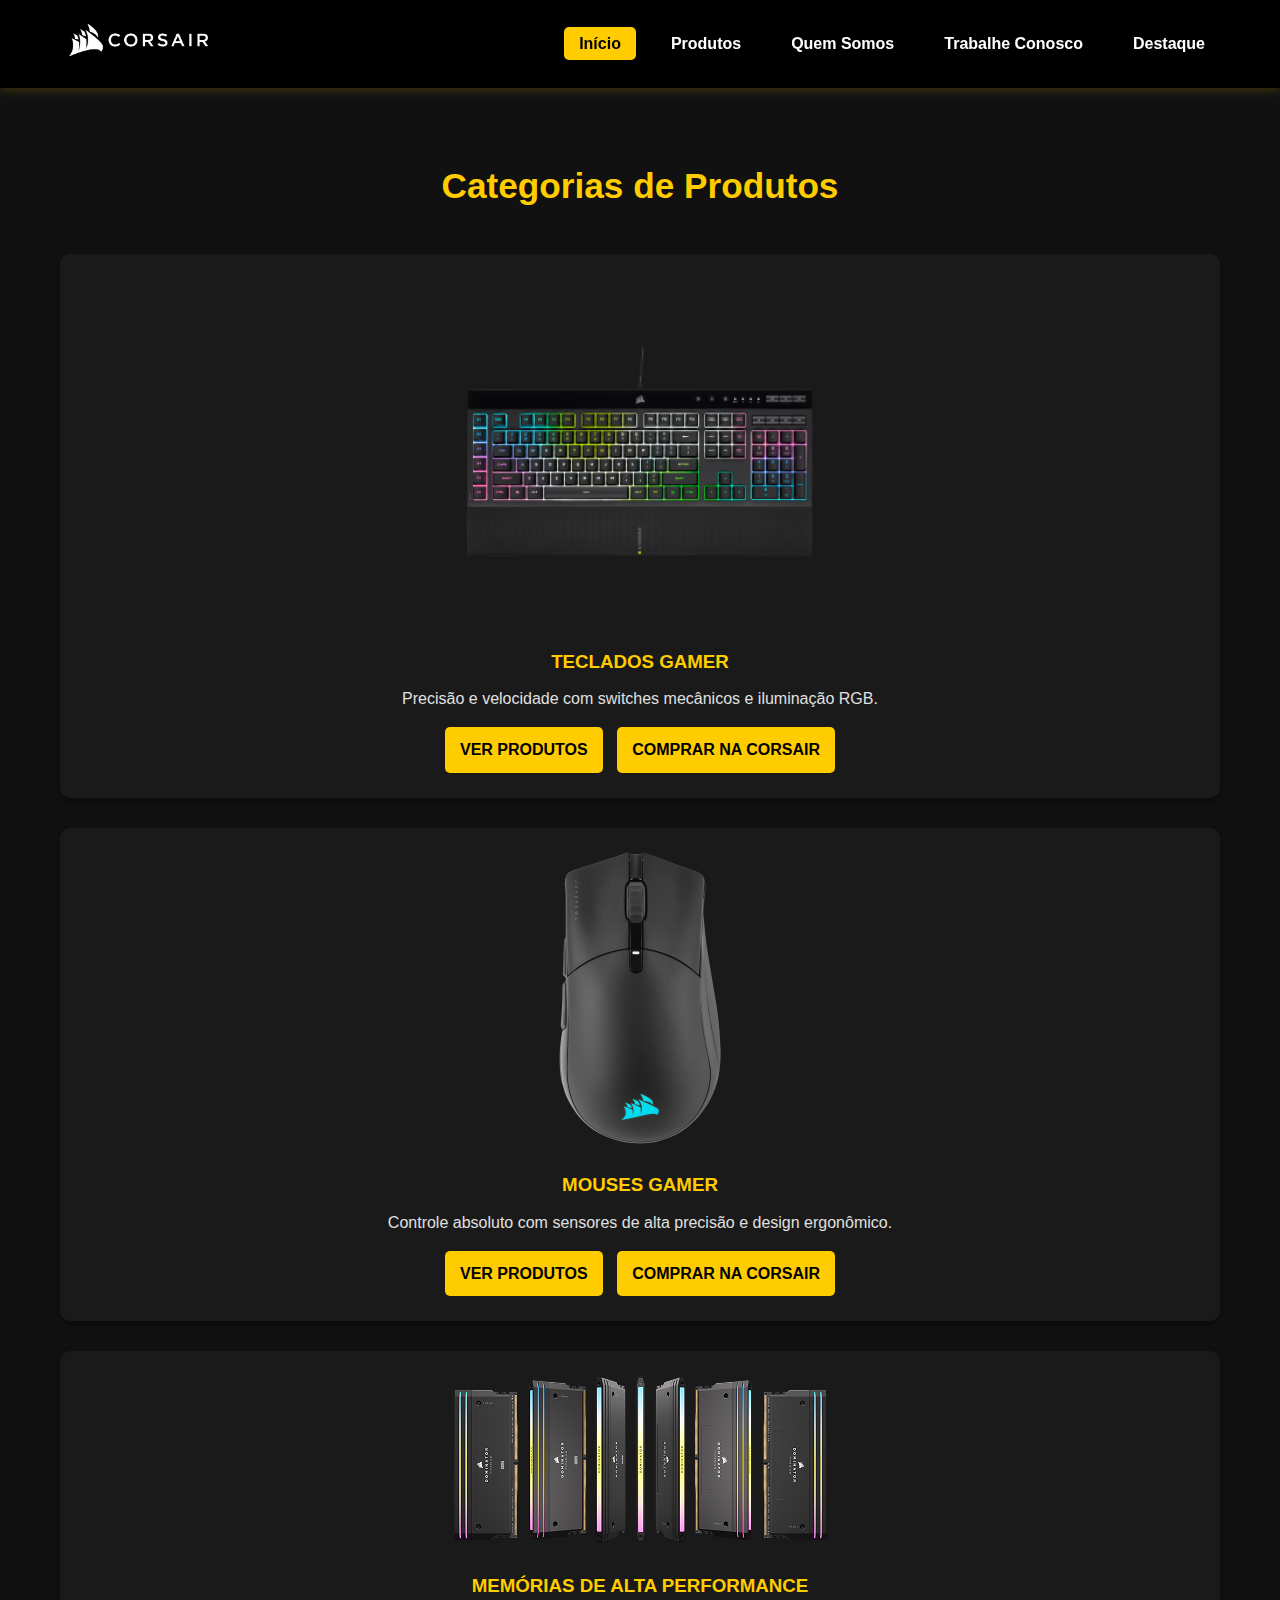
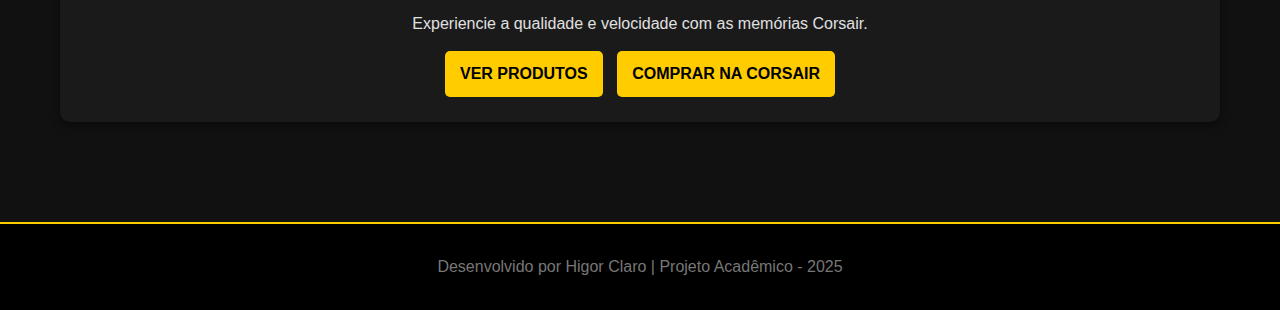
<file: index.html>
<!-- ALUNO: Higor Claro da Silva RA 2717387 -->
<!DOCTYPE html>
<html lang="pt-br">
<head>
  <meta charset="UTF-8" />
  <meta name="viewport" content="width=device-width, initial-scale=1.0"/>
  <title>Corsair Brasil - Página Inicial</title>
  <link rel="stylesheet" href="style.css"/>
  <link rel="shortcut icon" type="image/png" href="./imagens/corsair-favicon.ico">
</head>
<body>
  <header>
    <div class="container header-content">
      <a href="index.html" class="logo">
        <img src="imagens/CORSAIRLogo.png" alt="Corsair Logo">
      </a>
      <input type="checkbox" id="menu-toggle">
      <label for="menu-toggle" class="menu-icon">&#9776;</label>

      <nav class="menu">
        <ul>
          <li><a href="index.html" class="active">Início</a></li>
          <li><a href="produtos.html">Produtos</a></li>
          <li><a href="quemsomos.html">Quem Somos</a></li>
          <li><a href="trabalhe.html">Trabalhe Conosco</a></li>
          <li><a href="destaque.html">Destaque</a></li>
        </ul>
      </nav>

    </div>
  </header>

  <main>
    <section class="featured-products">
      <div class="container">
        <h2 class="section-title">Categorias de Produtos</h2>

        <div class="product-card">
          <img src="imagens/teclado.png" alt="Teclado Gamer Corsair">
          <h3>TECLADOS GAMER</h3>
          <p>Precisão e velocidade com switches mecânicos e iluminação RGB.</p>
          <a href="produtos.html#teclados" class="btn-buy">VER PRODUTOS</a>
          <a href="https://www.corsair.com/ww/pt/s/gaming-keyboards-comparison" target="_blank" class="btn-buy">COMPRAR NA CORSAIR</a>
        </div>

        <div class="product-card">
          <img src="imagens/mouse.png" alt="Mouse Gamer Corsair">
          <h3>MOUSES GAMER</h3>
          <p>Controle absoluto com sensores de alta precisão e design ergonômico.</p>
          <a href="produtos.html#mouses" class="btn-buy">VER PRODUTOS</a>
          <a href="https://www.corsair.com/ww/pt/c/gaming-mouse" target="_blank" class="btn-buy">COMPRAR NA CORSAIR</a>
        </div>

        <div class="product-card">
          <img src="imagens/memoria.png" alt="Memórias Gamer Corsair">
          <h3>MEMÓRIAS DE ALTA PERFORMANCE</h3>
          <p>Experiencie a qualidade e velocidade com as memórias Corsair.</p>
          <a href="produtos.html#mouses" class="btn-buy">VER PRODUTOS</a>
          <a href="https://www.corsair.com/ww/pt/s/corsair-memory" target="_blank" class="btn-buy">COMPRAR NA CORSAIR</a>
        </div>
      </div>
    </section>
  </main>

  <footer>
    <div class="container footer-content">
      <div class="copyright">Desenvolvido por Higor Claro | Projeto Acadêmico - 2025</div>
    </div>
  </footer>
</body>
</html>
</file>
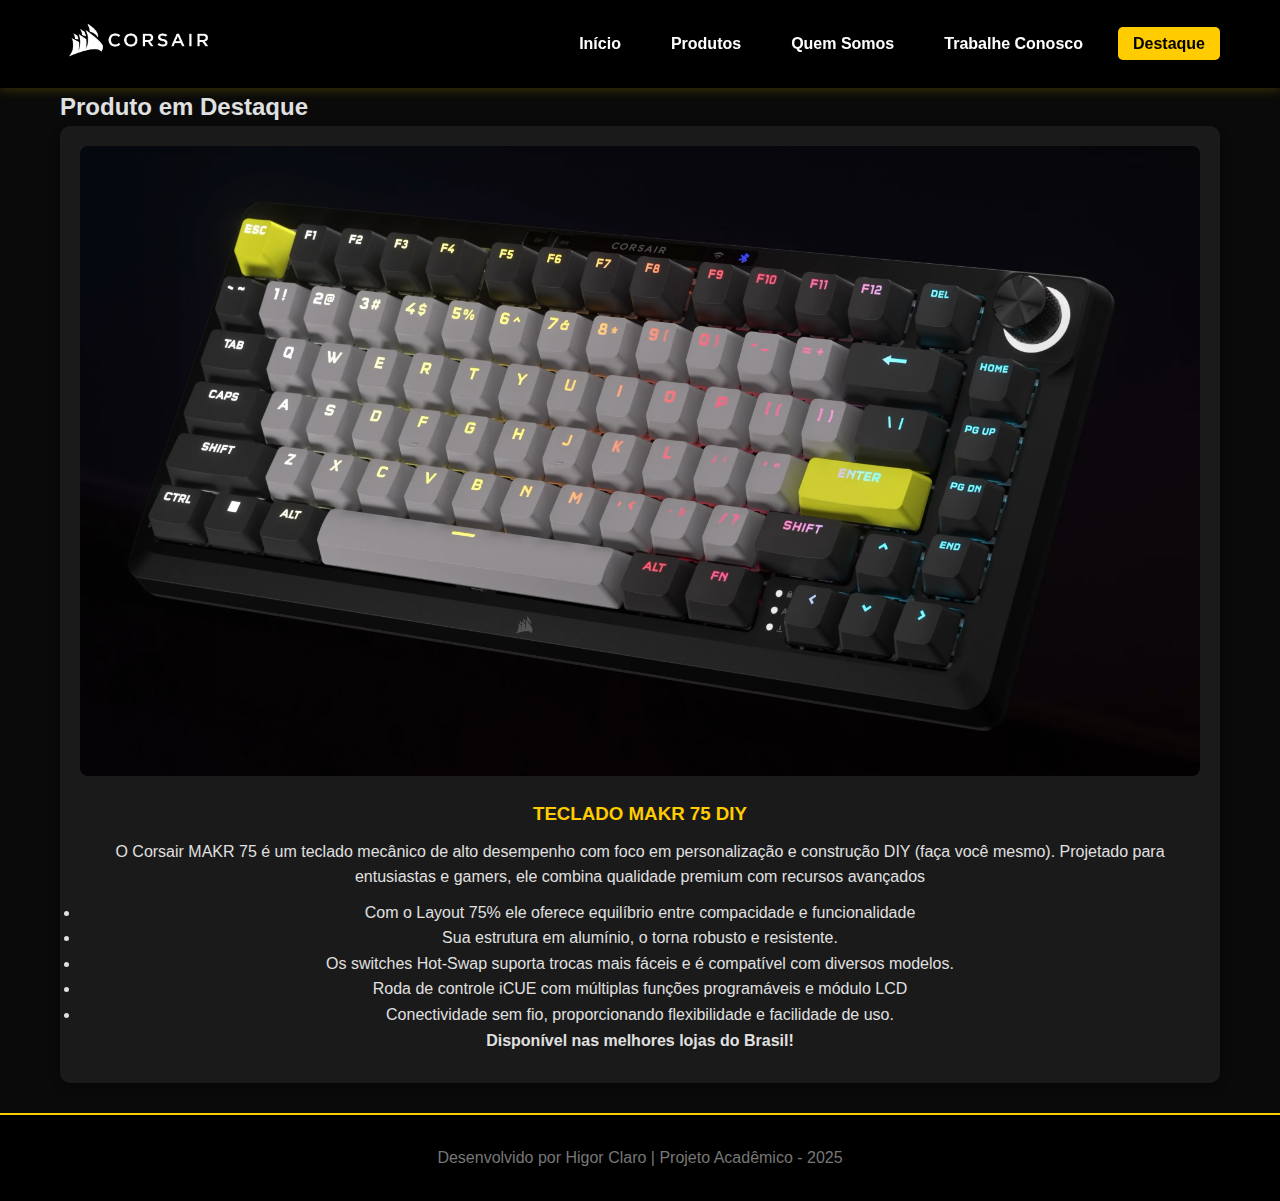
<file: destaque.html>
<!-- ALUNO: Higor Claro da Silva RA 2717387 -->
<!DOCTYPE html>
<html lang="pt-br">
<head>
  <meta charset="UTF-8" />
  <meta name="viewport" content="width=device-width, initial-scale=1.0"/>
  <title>Destaque - Corsair</title>
  <link rel="stylesheet" href="style.css"/>
  <link rel="shortcut icon" type="image/png" href="./imagens/corsair-favicon.ico">
</head>
<body>
  <header>
    <div class="container header-content">
      <a href="index.html" class="logo">
        <img src="imagens/CORSAIRLogo.png" alt="Corsair Logo">
      </a>
      <input type="checkbox" id="menu-toggle">
      <label for="menu-toggle" class="menu-icon">&#9776;</label>

      <nav class="menu">
        <ul>
          <li><a href="index.html">Início</a></li>
          <li><a href="produtos.html">Produtos</a></li>
          <li><a href="quemsomos.html">Quem Somos</a></li>
          <li><a href="trabalhe.html">Trabalhe Conosco</a></li>
          <li><a href="destaque.html" class="active">Destaque</a></li>
        </ul>
      </nav>
    </div>
  </header>

  <main>
    <section class="container">
      <h2>Produto em Destaque</h2>
      <div class="product-card">
        <img src="imagens/teclado-makr.png" alt="Teclado Makr 75 DIY">
        <h3>TECLADO MAKR 75 DIY</h3>
        <p>O Corsair MAKR 75 é um teclado mecânico de alto desempenho com foco em personalização e construção DIY (faça você mesmo). Projetado para entusiastas e gamers, ele combina qualidade premium com recursos avançados</p>
        <ul>
          <li>Com o Layout 75% ele oferece equilíbrio entre compacidade e funcionalidade</li>
          <li>Sua estrutura em alumínio, o torna robusto e resistente.</li>
          <li>Os switches Hot-Swap suporta trocas mais fáceis e é compatível com diversos modelos.</li>
          <li>Roda de controle iCUE com múltiplas funções programáveis e módulo LCD</li>
          <li>Conectividade sem fio, proporcionando flexibilidade e facilidade de uso.</li>
        </ul>
        <p><strong>Disponível nas melhores lojas do Brasil!</strong></p>
      </div>
    </section>
  </main>

  <footer>
    <div class="container footer-content">
      <div class="copyright">Desenvolvido por Higor Claro | Projeto Acadêmico - 2025</div>
    </div>
  </footer>
</body>
</html>
</file>
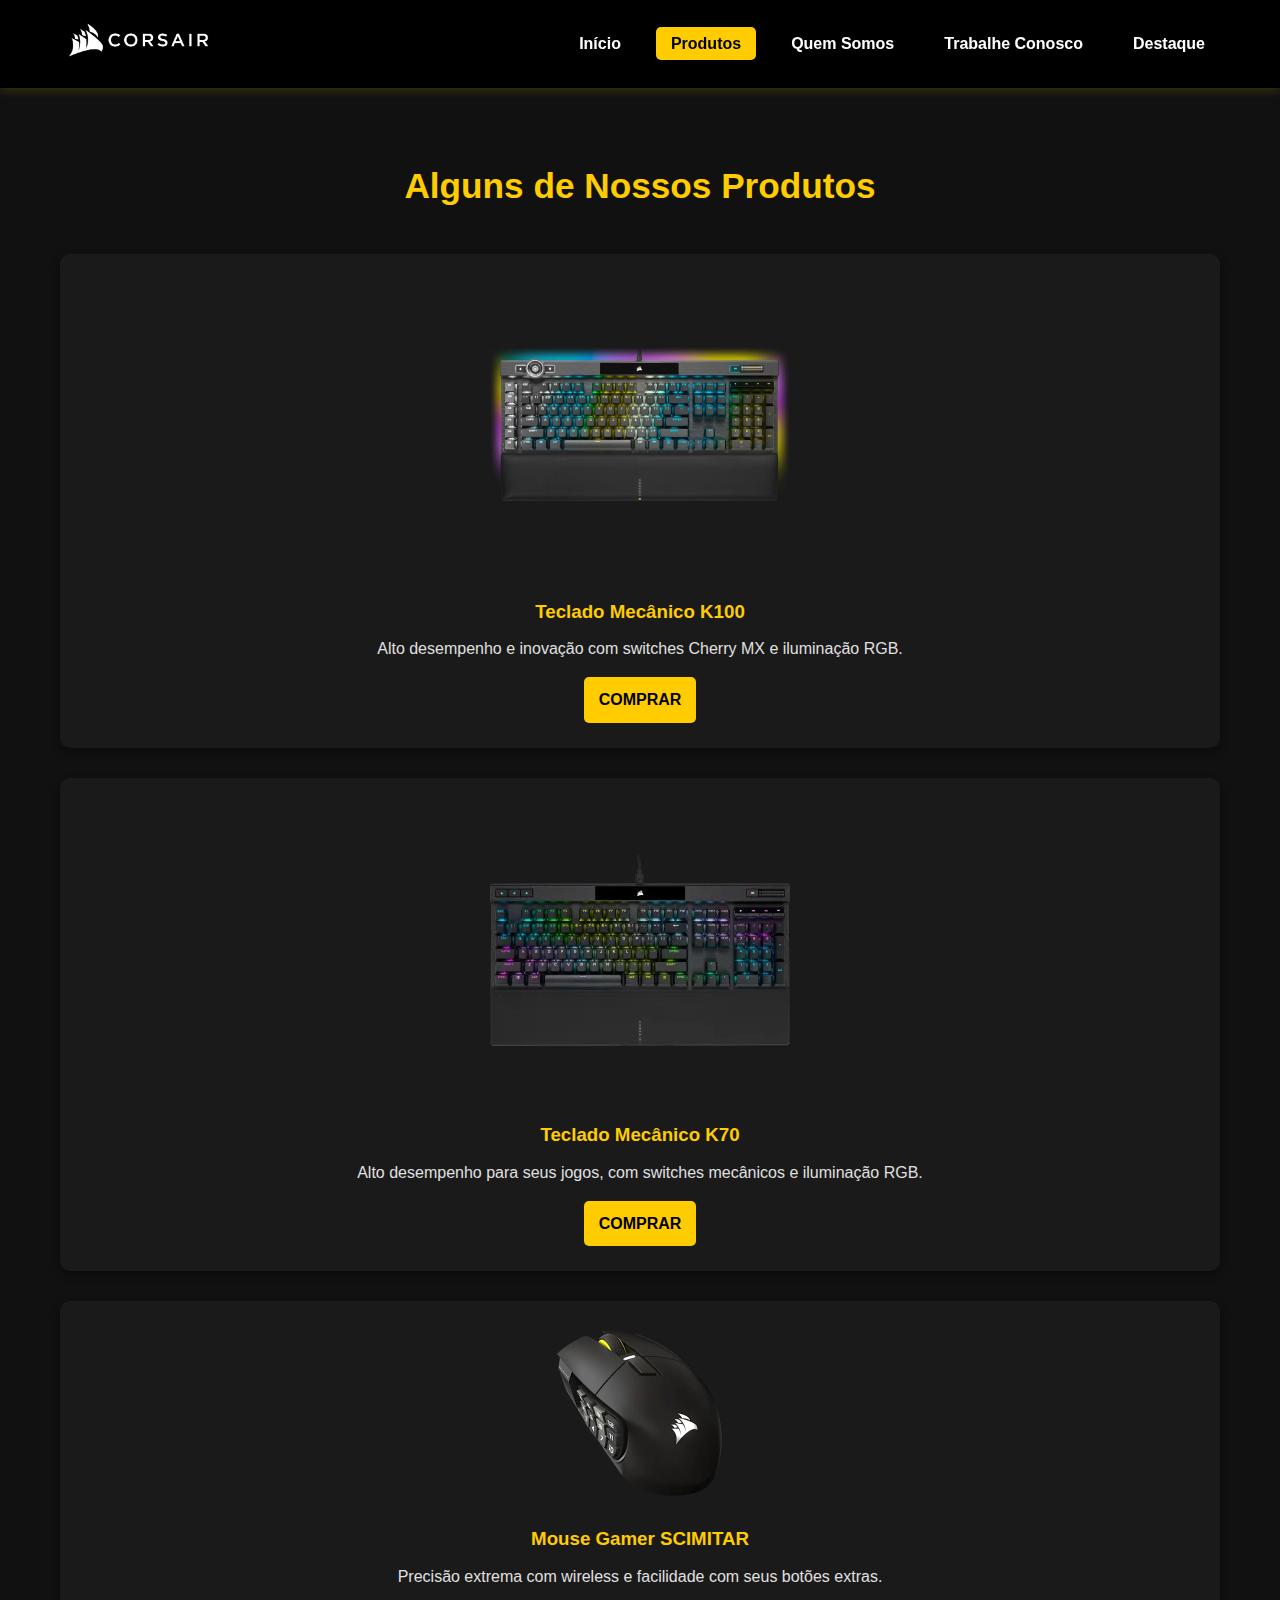
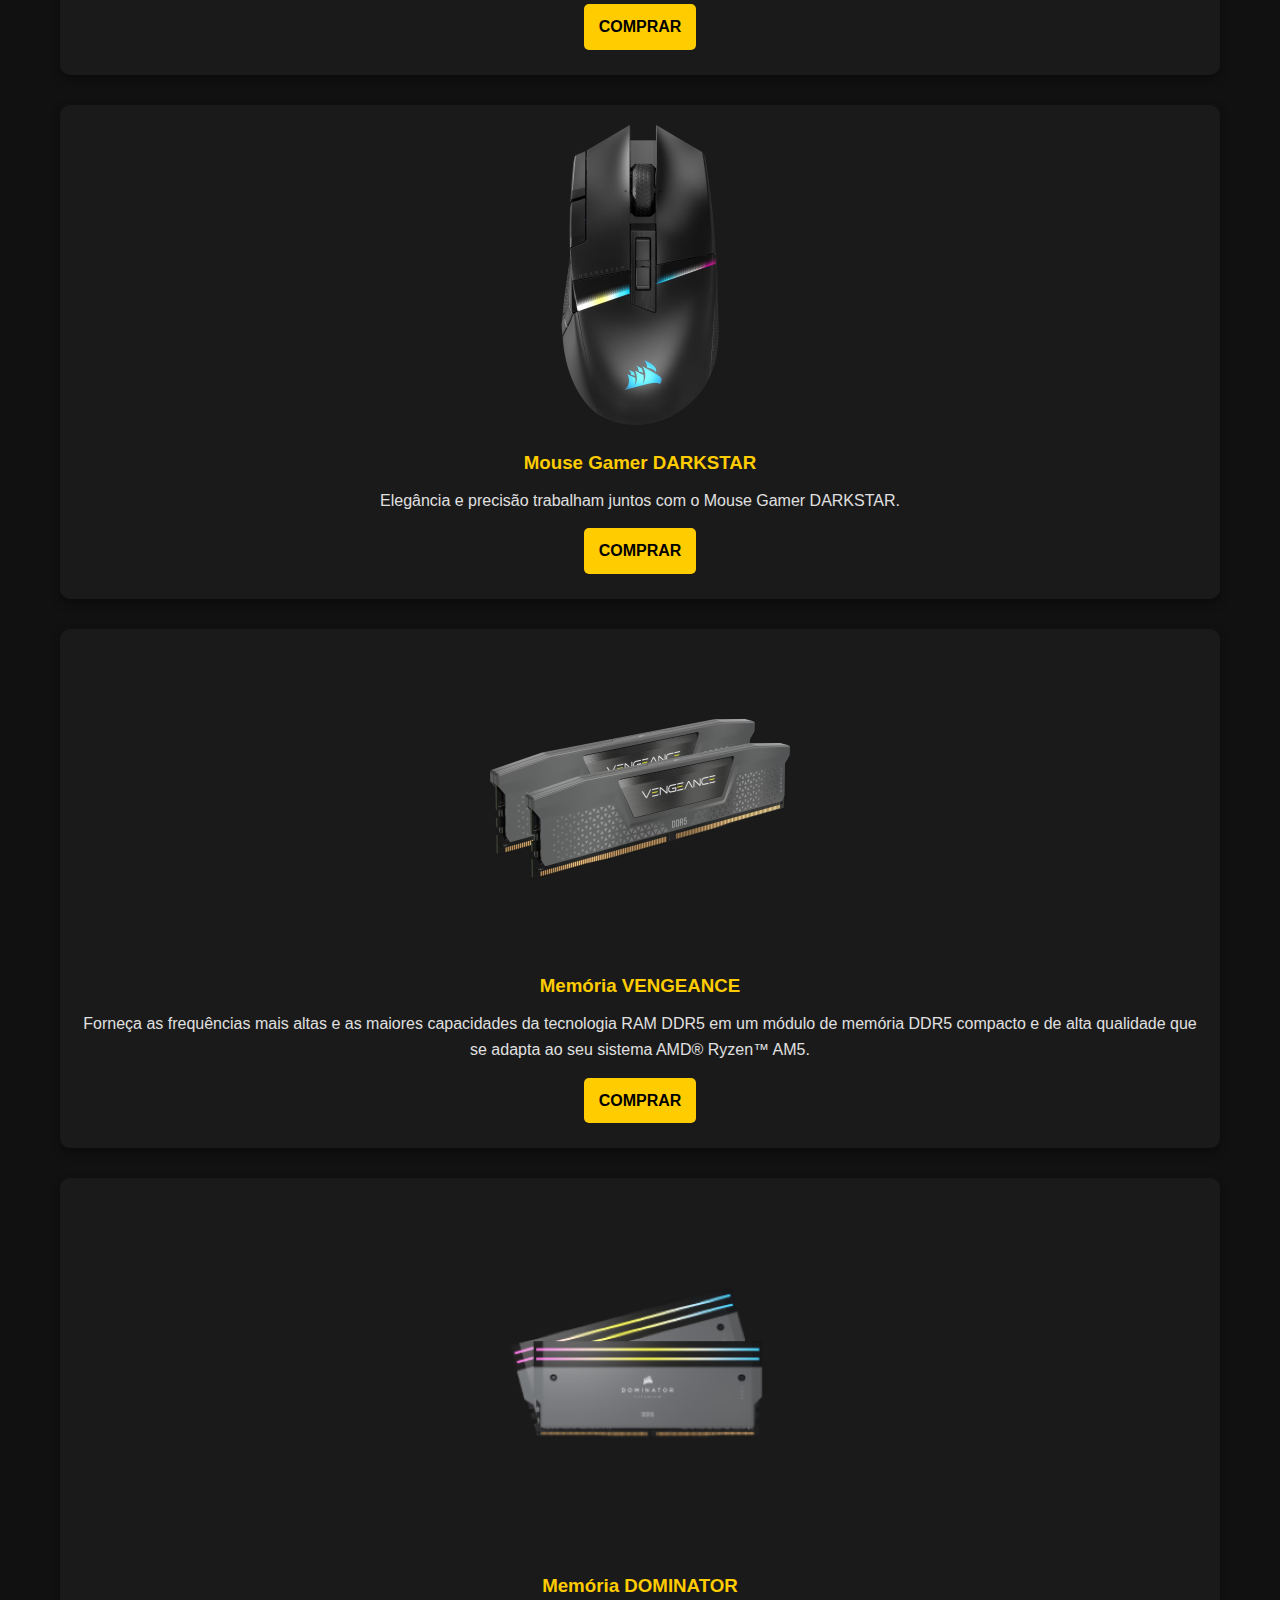
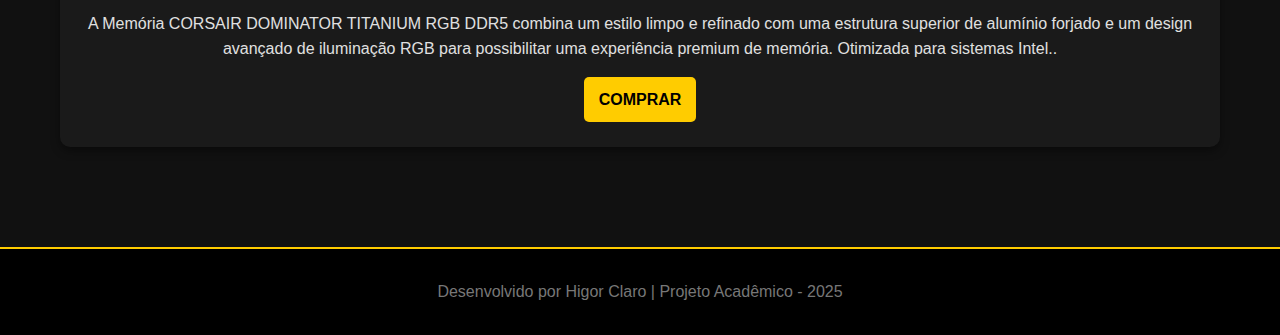
<file: produtos.html>
<!-- ALUNO: Higor Claro da Silva RA 2717387 -->
<!DOCTYPE html>
<html lang="pt-br">
<head>
  <meta charset="UTF-8" />
  <meta name="viewport" content="width=device-width, initial-scale=1.0"/>
  <title>Produtos - Corsair</title>
  <link rel="stylesheet" href="style.css"/>
  <link rel="shortcut icon" type="image/png" href="./imagens/corsair-favicon.ico">
</head>
<body>
  <header>
    <div class="container header-content">
      <a href="index.html" class="logo">
        <img src="imagens/CORSAIRLogo.png" alt="Corsair Logo">
      </a>
      <input type="checkbox" id="menu-toggle">
      <label for="menu-toggle" class="menu-icon">&#9776;</label>

      <nav class="menu">
        <ul>
          <li><a href="index.html">Início</a></li> 
          <li><a href="produtos.html" class="active">Produtos</a></li>
          <li><a href="quemsomos.html">Quem Somos</a></li>
          <li><a href="trabalhe.html">Trabalhe Conosco</a></li>
          <li><a href="destaque.html">Destaque</a></li>
        </ul>
      </nav>
    </div>
  </header>

  <!-- Resto do conteúdo da página produtos.html -->
  <main>
    <section class="featured-products">
      <div class="container">
        <h2 class="section-title">Alguns de Nossos Produtos</h2>

        <div class="product-card" id="teclados">
          <img src="imagens/teclado-k100.png" alt="Teclado Gamer Corsair">
          <h3>Teclado Mecânico K100</h3>
          <p>Alto desempenho e inovação com switches Cherry MX e iluminação RGB.</p>
          <a href="https://www.corsair.com/br/pt/p/keyboards/ch-912a01a-na/k100-rgb-optical-mechanical-gaming-keyboard-corsair-opx-switch-black-ch-912a01a-na" target="_blank" class="btn-buy">COMPRAR</a>
        </div>

        <div class="product-card" id="teclados">
          <img src="imagens/teclado-k70.png" alt="Teclado Gamer Corsair">
          <h3>Teclado Mecânico K70</h3>
          <p>Alto desempenho para seus jogos, com switches mecânicos e iluminação RGB.</p>
          <a href="https://www.corsair.com/ww/pt/p/keyboards/ch-9109412-na/k70-rgb-pro-mechanical-gaming-keyboard-with-pbt-double-shot-pro-keycaps-cherry-mx-brown-ch-9109412-na" target="_blank" class="btn-buy">COMPRAR</a>
        </div>

        <div class="product-card" id="mouses">
          <img src="imagens/mouse-scimitar.png" alt="Mouse Gamer Corsair">
          <h3>Mouse Gamer SCIMITAR</h3>
          <p>Precisão extrema com wireless e facilidade com seus botões extras.</p>
          <a href="https://www.corsair.com/ww/pt/p/gaming-mouse/ch-9314014-ap/scimitar-elite-wireless-se-mmo-gaming-mouse-gun-metal-ap-ch-9314014-ap" target="_blank" class="btn-buy">COMPRAR</a>
        </div>

        <div class="product-card" id="mouses">
          <img src="imagens/mouse-darkstar.png" alt="Mouse Gamer Corsair">
          <h3>Mouse Gamer DARKSTAR</h3>
          <p>Elegância e precisão trabalham juntos com o Mouse Gamer DARKSTAR.</p>
          <a href="https://www.corsair.com/ww/pt/p/gaming-mouse/ch-931a011-na/darkstar-wireless-rgb-mmo-gaming-mouse-ch-931a011-na" target="_blank" class="btn-buy">COMPRAR</a>
        </div>

        <div class="product-card" id="memorias">
          <img src="imagens/memoria-vengeance.png" alt="Memória Corsair">
          <h3>Memória VENGEANCE</h3>
          <p>Forneça as frequências mais altas e as maiores capacidades da tecnologia RAM DDR5 em um módulo de memória DDR5 compacto e de alta qualidade que se adapta ao seu sistema AMD® Ryzen™ AM5.</p>
          <a href="https://www.corsair.com/ww/pt/p/memory/cmk96gx5m2b6000z30/vengeance-96gb-2x48gb-ddr5-dram-6000mts-cl30-amd-expo-intel-xmp-memory-kit-cmk96gx5m2b6000z30" target="_blank" class="btn-buy">COMPRAR</a>
        </div>

        <div class="product-card" id="memorias">
          <img src="imagens/memoria-dominator.png" alt="Memória Corsair">
          <h3>Memória DOMINATOR</h3>
          <p>A Memória CORSAIR DOMINATOR TITANIUM RGB DDR5 combina um estilo limpo e refinado com uma estrutura superior de alumínio forjado e um design avançado de iluminação RGB para possibilitar uma experiência premium de memória. Otimizada para sistemas Intel..</p>
          <a href="https://www.corsair.com/ww/pt/p/memory/cmp32gx5m2b6000z30/dominator-titanium-rgb-2x16gb-ddr5-dram-6000mt-s-cl30-amd-memory-kit-white-cmp32gx5m2b6000z30" target="_blank" class="btn-buy">COMPRAR</a>
        </div>
      </div>
    </section>
  </main>

  <footer>
    <div class="container footer-content">
      <div class="copyright">Desenvolvido por Higor Claro | Projeto Acadêmico - 2025</div>
    </div>
  </footer>
</body>
</html>
</file>
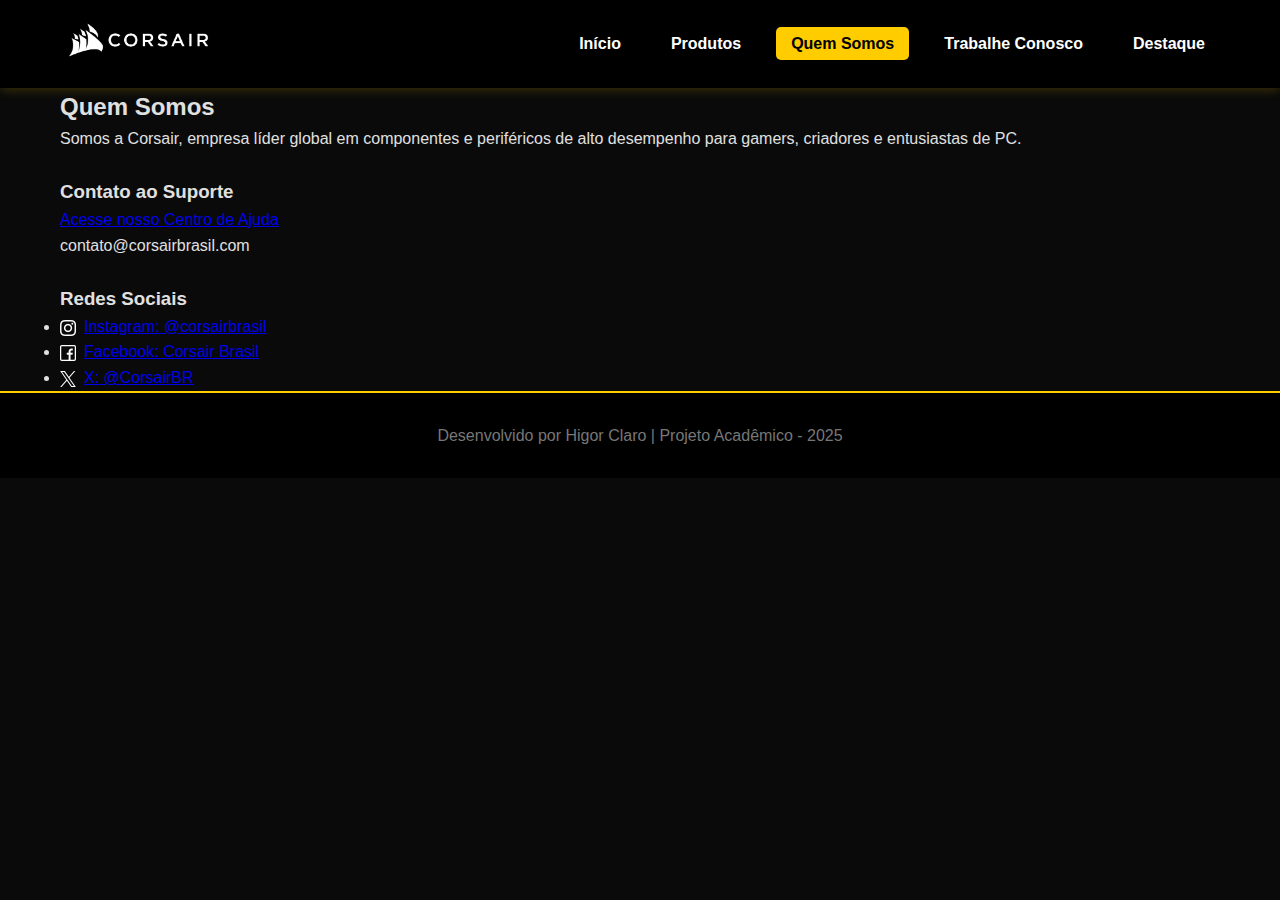
<file: quemsomos.html>
<!-- ALUNO: Higor Claro da Silva RA 2717387 -->
<!DOCTYPE html>
<html lang="pt-br">
<head>
  <meta charset="UTF-8" />
  <meta name="viewport" content="width=device-width, initial-scale=1.0"/>
  <title>Quem Somos - Corsair</title>
  <link rel="stylesheet" href="style.css"/>
  <link rel="shortcut icon" type="image/png" href="./imagens/corsair-favicon.ico">
</head>
<body> 
  <header>
    <div class="container header-content">
      <a href="index.html" class="logo">
        <img src="imagens/CORSAIRLogo.png" alt="Corsair Logo">
      </a>
      <input type="checkbox" id="menu-toggle">
      <label for="menu-toggle" class="menu-icon">&#9776;</label>

      <nav class="menu">
        <ul>
          <li><a href="index.html">Início</a></li>
          <li><a href="produtos.html">Produtos</a></li>
          <li><a href="quemsomos.html" class="active">Quem Somos</a></li>
          <li><a href="trabalhe.html">Trabalhe Conosco</a></li>
          <li><a href="destaque.html">Destaque</a></li>
        </ul>
      </nav>
    </div>
  </header>

  <main>
    <section class="container">
      <h2>Quem Somos</h2>
      <p>Somos a Corsair, empresa líder global em componentes e periféricos de alto desempenho para gamers, criadores e entusiastas de PC.</p>
      <p>ﾠ</p>
      <h3>Contato ao Suporte</h3>
      <p><a href="https://help.corsair.com/hc/en-us">Acesse nosso Centro de Ajuda</a></p>
      <p>contato@corsairbrasil.com</p>
      <p>ﾠ</p>
      <h3>Redes Sociais</h3>
      <ul>
        <li><image src="imagens/instagram.png"><a href="https://www.instagram.com/corsair/">Instagram: @corsairbrasil</a></li>
        <li><image src="imagens/facebook.png"><a href="https://www.facebook.com/corsairbr">Facebook: Corsair Brasil</a></li>
        <li><image src="imagens/x.png"><a href="https://x.com/Corsair">X: @CorsairBR</a></li>
      </ul>
    </section>
  </main>

  <footer>
    <div class="container footer-content">
      <div class="copyright">Desenvolvido por Higor Claro | Projeto Acadêmico - 2025</div>
    </div>
  </footer>
</body>
</html>
</file>
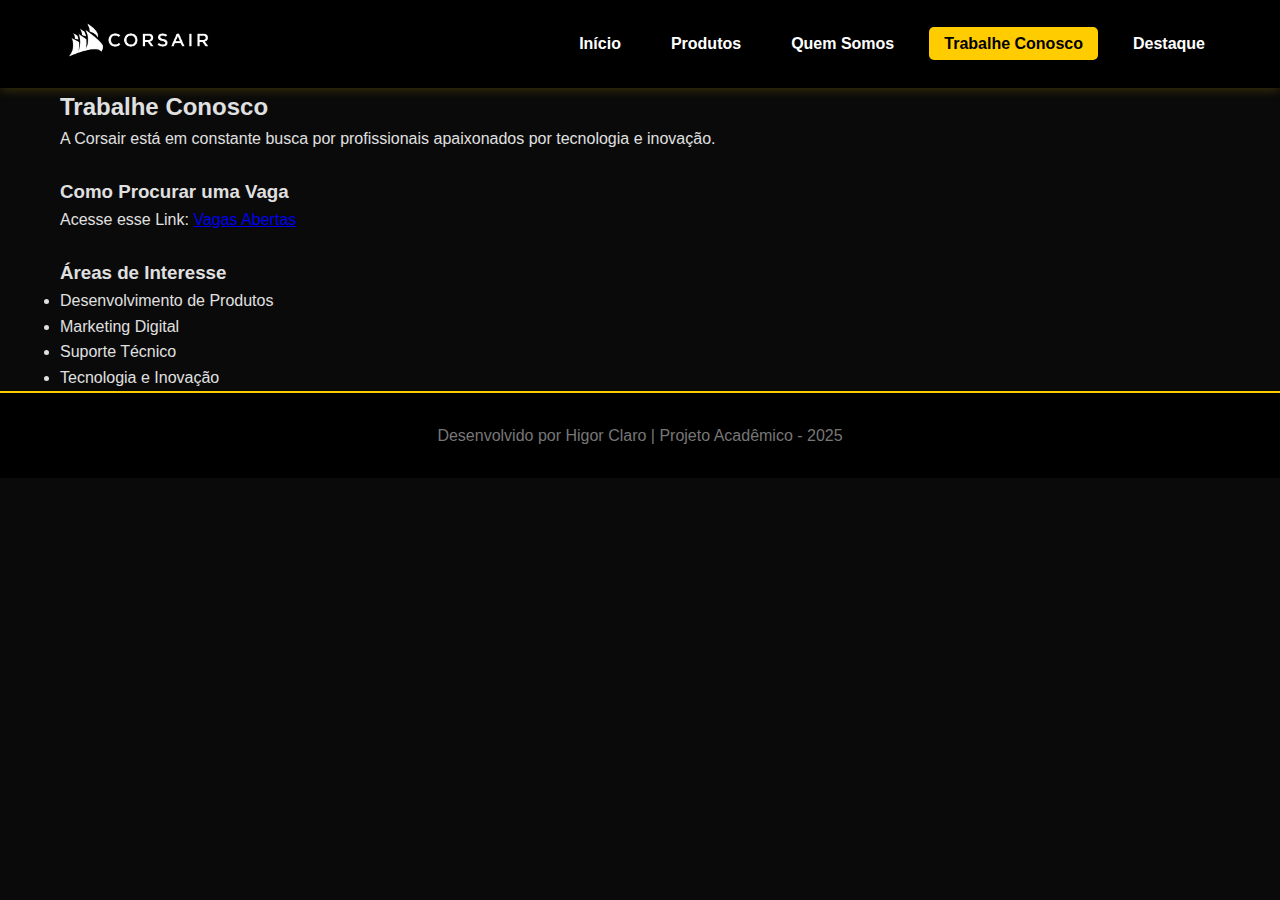
<file: trabalhe.html>
<!-- ALUNO: Higor Claro da Silva RA 2717387 -->
<!DOCTYPE html>
<html lang="pt-br">
<head>
  <meta charset="UTF-8" />
  <meta name="viewport" content="width=device-width, initial-scale=1.0"/>
  <title>Trabalhe Conosco - Corsair</title>
  <link rel="stylesheet" href="style.css"/>
  <link rel="shortcut icon" type="image/png" href="./imagens/corsair-favicon.ico">
</head>
<body> 
  <header>
    <div class="container header-content">
      <a href="index.html" class="logo">
        <img src="imagens/CORSAIRLogo.png" alt="Corsair Logo">
      </a>
      <input type="checkbox" id="menu-toggle">
      <label for="menu-toggle" class="menu-icon">&#9776;</label>

      <nav class="menu">
        <ul>
          <li><a href="index.html">Início</a></li>
          <li><a href="produtos.html">Produtos</a></li>
          <li><a href="quemsomos.html">Quem Somos</a></li>
          <li><a href="trabalhe.html" class="active">Trabalhe Conosco</a></li>
          <li><a href="destaque.html">Destaque</a></li>
        </ul>
      </nav>
    </div>
  </header>

  <main>
    <section class="container">
      <h2>Trabalhe Conosco</h2>
      <p>A Corsair está em constante busca por profissionais apaixonados por tecnologia e inovação.</p>
      <p>ﾠ</p>
      <h3>Como Procurar uma Vaga</h3>
      <p>Acesse esse Link: <a href="https://edix.fa.us2.oraclecloud.com/hcmUI/CandidateExperience/en/sites/CX_1/jobs">Vagas Abertas</a></p>
      <p>ﾠ</p>
      <h3>Áreas de Interesse</h3>
      <ul>
        <li>Desenvolvimento de Produtos</li>
        <li>Marketing Digital</li>
        <li>Suporte Técnico</li>
        <li>Tecnologia e Inovação</li>
      </ul>
    </section>
  </main>

  <footer>
    <div class="container footer-content">
      <div class="copyright">Desenvolvido por Higor Claro | Projeto Acadêmico - 2025</div>
    </div>
  </footer>
</body>
</html>
</file>
<file: style.css>
/* ALUNO: Higor Claro da Silva RA 2717387 */

/* ===== Reset e estrutura geral ===== */
* {
  margin: 0;
  padding: 0;
  box-sizing: border-box;
}

body {
  font-family: 'Segoe UI', Tahoma, Geneva, Verdana, sans-serif;
  background-color: #0a0a0a;
  color: #e0e0e0;
  line-height: 1.6;
}

.container {
  max-width: 1200px;
  margin: 0 auto;
  padding: 0 20px;
}

/* ===== Cabeçalho ===== */
header {
  background-color: #000;
  padding: 15px 0;
  position: sticky;
  top: 0;
  z-index: 1000;
  box-shadow: 0 2px 10px rgba(255, 204, 0, 0.2);
}

.header-content {
  display: flex;
  justify-content: space-between;
  align-items: center;
  flex-wrap: wrap;
}

.logo img {
  height: 50px;
  border-radius: 10px;
  transition: transform 0.3s ease;
}

.logo img:hover {
  transform: scale(1.05);
}

/* ===== Menu ===== */
.menu ul {
  display: flex;
  list-style: none;
  gap: 20px;
}

.menu li a {
  text-decoration: none;
  color: #fff;
  font-weight: 600;
  padding: 8px 15px;
  border-radius: 5px;
  transition: all 0.3s ease;
}

.menu li a:hover, .menu li a.active {
  background-color: #ffcc00;
  color: #000;
}

/* === Menu Hambúrguer === */
#menu-toggle {
  display: none;
}

.menu-icon {
  display: none;
  font-size: 2rem;
  color: #ffcc00;
  cursor: pointer;
  padding: 10px;
}

/* Menu responsivo */
@media (max-width: 768px) {
  .header-content {
    position: relative;
  }
  
  .menu-icon {
    display: block;
    order: 3;
  }
  
  .menu {
    position: absolute;
    top: 100%;
    left: 0;
    right: 0;
    background-color: #000;
    width: 100%;
    max-height: 0;
    overflow: hidden;
    transition: max-height 0.5s ease;
    border-top: 0px solid #ffcc00;
    margin-top: 15px;
  }
  
  #menu-toggle:checked ~ .menu {
    max-height: 300px;
    border-top: 2px solid #ffcc00;
  }
  
  .menu ul {
    flex-direction: column;
    gap: 0;
    padding: 10px 0;
  }
  
  .menu li {
    width: 100%;
  }
  
  .menu li a {
    display: block;
    padding: 12px 20px;
    text-align: center;
    font-size: 1.1rem;
    border-bottom: 1px solid #222;
  }
  
  .menu li:last-child a {
    border-bottom: none;
  }
}

/* ===== Produtos em destaque (vertical) ===== */
.featured-products {
  padding: 70px 0;
  background-color: #111;
}

.section-title {
  text-align: center;
  font-size: 2.2rem;
  margin-bottom: 40px;
  color: #ffcc00;
}

.product-card {
  background: #1a1a1a;
  margin-bottom: 30px;
  padding: 20px;
  border-radius: 10px;
  text-align: center;
  box-shadow: 0 4px 10px rgba(0,0,0,0.4);
}

.product-card img {
  max-width: 100%;
  border-radius: 8px;
  margin-bottom: 15px;
}

.product-card h3 {
  color: #ffcc00;
  margin-bottom: 10px;
}

.product-card p {
  margin-bottom: 10px;
}

.btn-buy {
  display: inline-block;
  margin: 5px;
  padding: 10px 15px;
  color: #000;
  background: #ffcc00;
  text-decoration: none;
  font-weight: bold;
  border-radius: 5px;
  transition: all 0.3s ease;
}

.btn-buy:hover {
  background: transparent;
  border: 2px solid #ffcc00;
  color: #ffcc00;
}

/* ===== Rodapé ===== */
footer {
  background-color: #000;
  padding: 30px 0;
  text-align: center;
  border-top: 2px solid #ffcc00;
  color: #777;
}

/* ===== Alinhar imagens das listas (logos dos apps) === */
li img {
  vertical-align: middle;
  margin-right: 8px;
}
</file>
